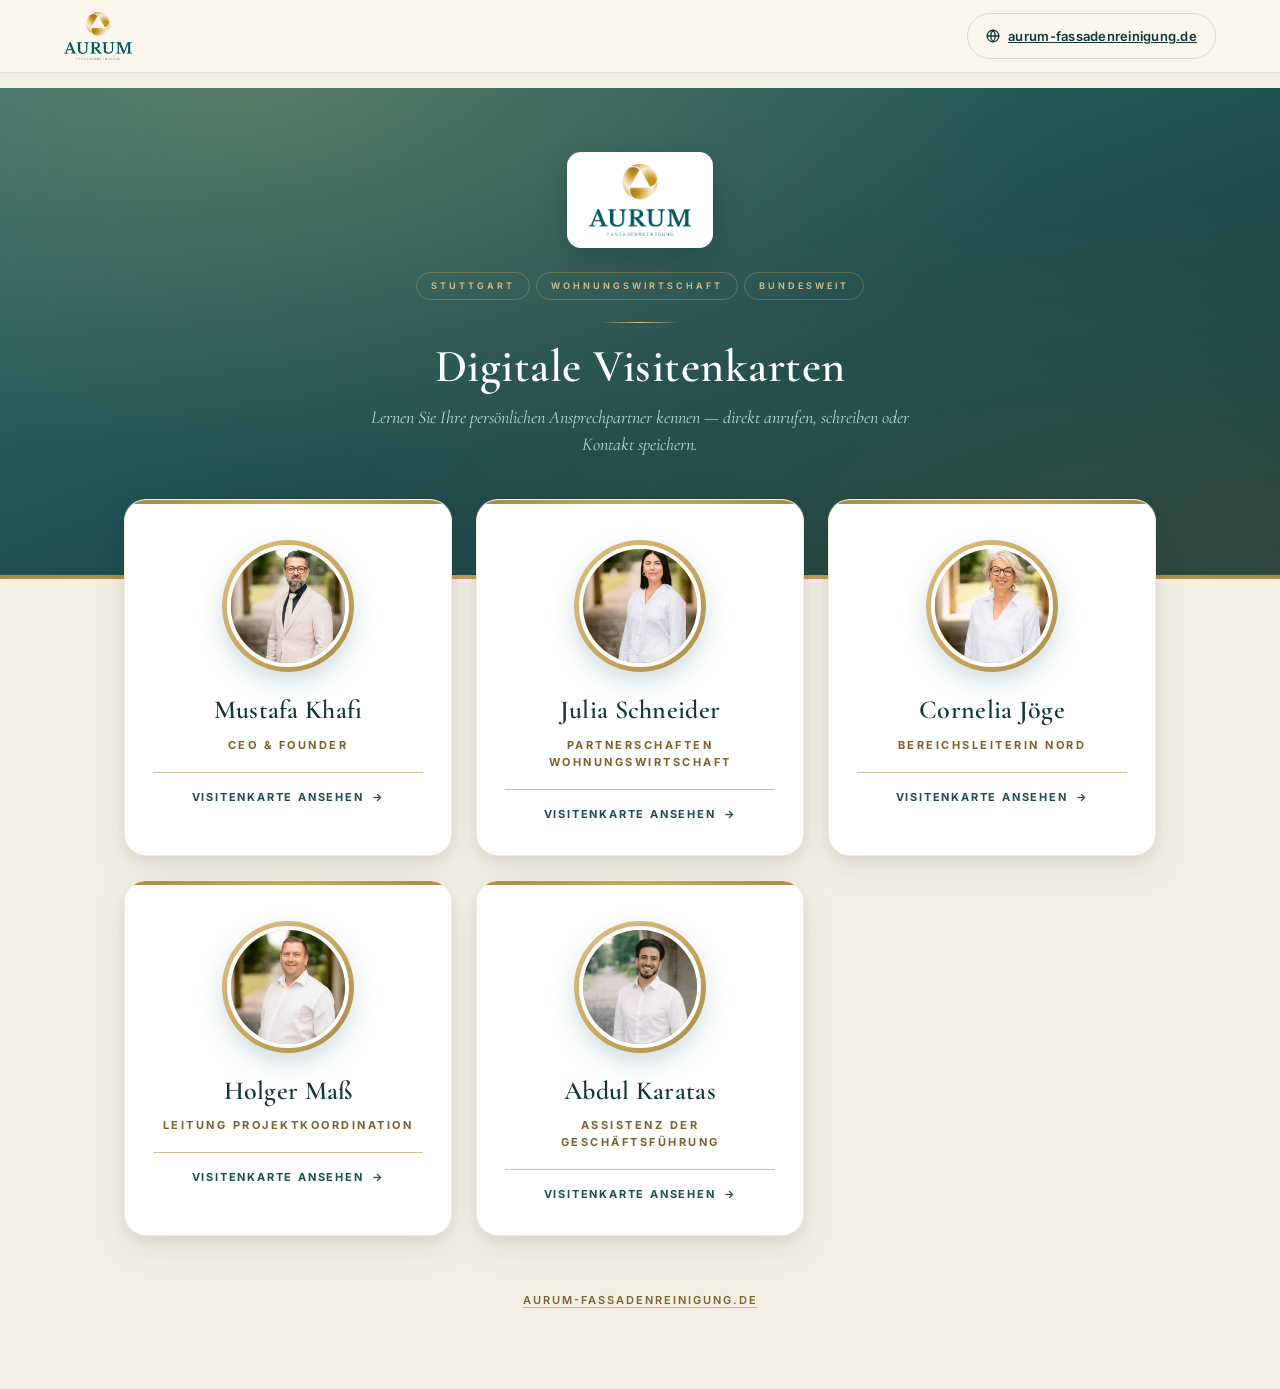
<file: index.html>
<!DOCTYPE html>
<html lang="de" class="no-js">
<head>
  <meta charset="UTF-8">
  <meta name="viewport" content="width=device-width, initial-scale=1.0">
  <title>Digitale Visitenkarten · Aurum Fassadenreinigung</title>
  <meta name="theme-color" content="#004651">
  <link rel="preconnect" href="https://fonts.googleapis.com">
  <link rel="preconnect" href="https://fonts.gstatic.com" crossorigin>
  <link href="https://fonts.googleapis.com/css2?family=Cormorant+Garamond:wght@500;600;700&family=Inter:wght@400;500;600;700&display=swap" rel="stylesheet">
  <link rel="stylesheet" href="styles.css">
  <style>
    /* Override flex centering of body for index page */
    html, body { background: var(--aurum-cream-warm); }
    body {
      display: block;
      padding: 88px 0 80px;
      align-items: stretch;
    }
    @media (max-width: 480px) {
      body { padding-top: 76px; }
    }

    .hero {
      position: relative;
      background:
        radial-gradient(ellipse at 20% 0%, rgba(218, 176, 93, 0.25) 0%, transparent 55%),
        radial-gradient(ellipse at 100% 100%, rgba(218, 176, 93, 0.15) 0%, transparent 55%),
        linear-gradient(160deg, var(--aurum-petrol-light) 0%, var(--aurum-petrol) 55%, var(--aurum-petrol-dark) 100%);
      color: var(--aurum-white);
      padding: 64px 24px 120px;
      text-align: center;
      overflow: hidden;
    }

    /* subtle gold rule above hero bottom */
    .hero::after {
      content: "";
      position: absolute;
      left: 0; right: 0; bottom: 0;
      height: 4px;
      background: linear-gradient(to right, var(--aurum-gold-dark), var(--aurum-gold), var(--aurum-gold-dark));
    }

    .hero__logo {
      display: block;
      margin: 0 auto 18px;
      height: 96px;
      width: auto;
      background: var(--aurum-white);
      padding: 12px 22px;
      border-radius: 14px;
      box-shadow: 0 12px 30px rgba(0, 0, 0, 0.18);
    }

    .hero__rule {
      display: block;
      width: 80px;
      height: 1px;
      background: linear-gradient(to right, transparent, var(--aurum-gold-light), transparent);
      margin: 22px auto 18px;
    }

    .hero h1 {
      font-family: var(--serif);
      font-size: 46px;
      font-weight: 600;
      letter-spacing: 0.5px;
      line-height: 1.1;
      margin-bottom: 12px;
      color: var(--aurum-white);
    }

    .hero__sub {
      font-family: var(--serif);
      font-style: italic;
      font-size: 18px;
      color: var(--aurum-mint);
      max-width: 540px;
      margin: 0 auto;
    }

    .hero__chips {
      display: flex;
      gap: 6px;
      justify-content: center;
      margin-top: 24px;
      flex-wrap: wrap;
    }

    .hero__chip {
      font-size: 9px;
      letter-spacing: 3px;
      text-transform: uppercase;
      color: var(--aurum-gold-light);
      padding: 6px 14px;
      border: 1px solid rgba(218, 176, 93, 0.35);
      border-radius: 999px;
      font-weight: 600;
    }

    .container {
      max-width: 1080px;
      margin: -80px auto 0;
      padding: 0 24px;
      position: relative;
      z-index: 2;
    }

    .grid {
      display: grid;
      grid-template-columns: repeat(auto-fit, minmax(280px, 1fr));
      gap: 24px;
    }

    .tile {
      background: var(--aurum-white);
      border-radius: 22px;
      box-shadow: var(--shadow-medium);
      padding: 40px 28px 30px;
      text-align: center;
      text-decoration: none;
      color: var(--aurum-ink);
      transition: transform 0.25s ease, box-shadow 0.25s ease;
      display: block;
      position: relative;
      border: 1px solid rgba(218, 176, 93, 0.25);
      overflow: hidden;
    }

    .tile::before {
      content: "";
      position: absolute;
      top: 0; left: 0; right: 0;
      height: 4px;
      background: linear-gradient(to right, var(--aurum-gold-dark), var(--aurum-gold), var(--aurum-gold-dark));
    }

    .tile:hover {
      transform: translateY(-6px);
      box-shadow: var(--shadow-strong);
    }

    .tile__photo-wrap {
      width: 132px;
      height: 132px;
      border-radius: 50%;
      margin: 0 auto 18px;
      padding: 5px;
      background: linear-gradient(135deg, var(--aurum-gold-light) 0%, var(--aurum-gold) 50%, var(--aurum-gold-dark) 100%);
      box-shadow: 0 10px 24px rgba(0, 70, 81, 0.18);
    }

    .tile__photo {
      width: 100%;
      height: 100%;
      border-radius: 50%;
      object-fit: cover;
      object-position: 50% 35%;
      display: block;
      border: 4px solid var(--aurum-white);
    }

    .tile h2 {
      font-family: var(--serif);
      font-size: 26px;
      font-weight: 600;
      color: var(--aurum-petrol-dark);
      margin-bottom: 6px;
      letter-spacing: 0.3px;
    }

    .tile__role {
      color: var(--aurum-gold-text);
      font-size: 11px;
      text-transform: uppercase;
      letter-spacing: 2.5px;
      font-weight: 700;
      margin-bottom: 18px;
    }

    .tile__cta {
      display: inline-flex;
      align-items: center;
      gap: 8px;
      font-size: 11px;
      font-weight: 700;
      color: var(--aurum-petrol);
      text-transform: uppercase;
      letter-spacing: 1.8px;
      padding-top: 16px;
      border-top: 1px solid rgba(168, 138, 74, 0.55);
      width: 100%;
      justify-content: center;
    }

    .tile__cta::after {
      content: "→";
      transition: transform 0.2s ease;
    }

    .tile:hover .tile__cta::after { transform: translateX(4px); }

    .footer-note {
      text-align: center;
      margin-top: 56px;
      color: var(--aurum-grey-light);
      font-size: 11px;
      letter-spacing: 2px;
      text-transform: uppercase;
      font-weight: 600;
    }

    .footer-note a { color: var(--aurum-gold-text); text-decoration: underline; text-decoration-color: rgba(122,98,48,0.40); text-underline-offset: 3px; }
    .footer-note a:hover { color: var(--aurum-petrol); }

    @media (max-width: 600px) {
      .hero { padding: 44px 20px 96px; }
      .hero__logo { height: 76px; padding: 10px 16px; }
      .hero h1 { font-size: 34px; }
      .hero__sub { font-size: 16px; }
      .container { margin-top: -64px; padding: 0 16px; }
      .tile { padding: 36px 22px 26px; }
      .tile h2 { font-size: 22px; }
      .grid { gap: 18px; }
    }
  </style>
</head>
<body>
  <a class="skip-link" href="#main">Zum Inhalt springen</a>
  <header class="site-header">
    <div class="site-header__inner">
      <a class="site-header__logo" href="index.html" aria-label="Aurum Visitenkarten">
        <img src="images/aurum-logo.png" alt="Aurum Fassadenreinigung">
      </a>
      <nav class="site-header__nav" aria-label="Hauptnavigation">
        <a class="site-header__link" href="https://www.aurum-fassadenreinigung.de" target="_blank" rel="noopener">
          <svg viewBox="0 0 24 24" fill="none" stroke="currentColor" stroke-width="2.2" stroke-linecap="round" stroke-linejoin="round" aria-hidden="true"><circle cx="12" cy="12" r="10"/><line x1="2" y1="12" x2="22" y2="12"/><path d="M12 2a15.3 15.3 0 0 1 4 10 15.3 15.3 0 0 1-4 10 15.3 15.3 0 0 1-4-10 15.3 15.3 0 0 1 4-10z"/></svg>
          <span>aurum-fassadenreinigung.de</span>
        </a>
      </nav>
    </div>
  </header>

  <header class="hero">
    <img src="images/aurum-logo.png" alt="Aurum Fassadenreinigung" class="hero__logo">
    <div class="hero__chips" aria-hidden="true">
      <span class="hero__chip">Stuttgart</span>
      <span class="hero__chip">Wohnungswirtschaft</span>
      <span class="hero__chip">Bundesweit</span>
    </div>
    <span class="hero__rule" aria-hidden="true"></span>
    <h1>Digitale Visitenkarten</h1>
    <p class="hero__sub">Lernen Sie Ihre persönlichen Ansprechpartner kennen — direkt anrufen, schreiben oder Kontakt speichern.</p>
  </header>

  <div class="container" id="main">
    <div class="grid">
      <a class="tile" href="khafi.html">
        <div class="tile__photo-wrap photo-vt" style="view-transition-name: photo-khafi">
          <picture>
            <source type="image/avif" srcset="images/khafi-400.avif 400w, images/khafi-600.avif 600w" sizes="132px">
            <source type="image/webp" srcset="images/khafi-400.webp 400w, images/khafi-600.webp 600w" sizes="132px">
            <img src="images/khafi.jpg" alt="Porträt von Mustafa Khafi, CEO und Founder" class="tile__photo" width="132" height="132">
          </picture>
        </div>
        <h2 style="view-transition-name: name-khafi">Mustafa Khafi</h2>
        <p class="tile__role">CEO &amp; Founder</p>
        <span class="tile__cta">Visitenkarte ansehen</span>
      </a>

      <a class="tile" href="julia.html">
        <div class="tile__photo-wrap photo-vt" style="view-transition-name: photo-julia">
          <picture>
            <source type="image/avif" srcset="images/julia-400.avif 400w, images/julia-600.avif 600w" sizes="132px">
            <source type="image/webp" srcset="images/julia-400.webp 400w, images/julia-600.webp 600w" sizes="132px">
            <img src="images/julia.jpg" alt="Porträt von Julia Schneider, Expertin für Partnerschaften" class="tile__photo" width="132" height="132">
          </picture>
        </div>
        <h2 style="view-transition-name: name-julia">Julia Schneider</h2>
        <p class="tile__role">Partnerschaften Wohnungswirtschaft</p>
        <span class="tile__cta">Visitenkarte ansehen</span>
      </a>

      <a class="tile" href="cornelia.html">
        <div class="tile__photo-wrap photo-vt" style="view-transition-name: photo-cornelia">
          <picture>
            <source type="image/avif" srcset="images/cornelia-400.avif 400w, images/cornelia-600.avif 600w" sizes="132px">
            <source type="image/webp" srcset="images/cornelia-400.webp 400w, images/cornelia-600.webp 600w" sizes="132px">
            <img src="images/cornelia.jpg" alt="Porträt von Cornelia Jöge, Bereichsleiterin Nord" class="tile__photo" width="132" height="132">
          </picture>
        </div>
        <h2 style="view-transition-name: name-cornelia">Cornelia Jöge</h2>
        <p class="tile__role">Bereichsleiterin Nord</p>
        <span class="tile__cta">Visitenkarte ansehen</span>
      </a>

      <a class="tile" href="holger.html">
        <div class="tile__photo-wrap photo-vt" style="view-transition-name: photo-holger">
          <picture>
            <source type="image/avif" srcset="images/holger-400.avif 400w, images/holger-600.avif 600w" sizes="132px">
            <source type="image/webp" srcset="images/holger-400.webp 400w, images/holger-600.webp 600w" sizes="132px">
            <img src="images/holger.jpg" alt="Porträt von Holger Maß, Leitung Projektkoordination" class="tile__photo" width="132" height="132">
          </picture>
        </div>
        <h2 style="view-transition-name: name-holger">Holger Maß</h2>
        <p class="tile__role">Leitung Projektkoordination</p>
        <span class="tile__cta">Visitenkarte ansehen</span>
      </a>

      <a class="tile" href="abdul.html">
        <div class="tile__photo-wrap photo-vt" style="view-transition-name: photo-abdul">
          <picture>
            <source type="image/avif" srcset="images/abdul-400.avif 400w, images/abdul-600.avif 600w" sizes="132px">
            <source type="image/webp" srcset="images/abdul-400.webp 400w, images/abdul-600.webp 600w" sizes="132px">
            <img src="images/abdul.jpg" alt="Porträt von Abdul Karatas, Assistenz der Geschäftsführung" class="tile__photo" width="132" height="132">
          </picture>
        </div>
        <h2 style="view-transition-name: name-abdul">Abdul Karatas</h2>
        <p class="tile__role">Assistenz der Geschäftsführung</p>
        <span class="tile__cta">Visitenkarte ansehen</span>
      </a>
    </div>

    <p class="footer-note">
      <a href="https://www.aurum-fassadenreinigung.de" target="_blank" rel="noopener">aurum-fassadenreinigung.de</a>
    </p>
  </div>
  <script src="script.js" defer></script>
</body>
</html>
</file>
<file: styles.css>
/* Aurum Brand Tokens — extrahiert von aurum-fassadenreinigung.de */
:root {
  --aurum-petrol-light: #2D6E70;
  --aurum-petrol: #1F4E4F;          /* Primary — synchron mit Messe-LP */
  --aurum-petrol-dark: #133638;
  --aurum-mint: #B7D8D1;
  --aurum-gold-light: #E0C088;
  --aurum-gold: #C9A961;             /* Gold — synchron mit Messe-LP */
  --aurum-gold-dark: #A88A4A;
  --aurum-gold-deep: #8B7038;
  --aurum-gold-text: #7A6230;     /* AA-konform für Text auf Cream/Weiss (5+ : 1) */
  --aurum-cream: #FAF7F0;
  --aurum-cream-warm: #F4EFE3;
  --aurum-cream-dark: #ede8da;
  --aurum-grey: #5A5A5A;
  --aurum-grey-light: #8A8A8A;
  --aurum-white: #FFFFFF;
  --aurum-ink: #1A1A1A;
  --aurum-petrol-ink: #0B2425;
  --aurum-line: rgba(31, 78, 79, 0.12);

  --shadow-soft: 0 1px 2px rgba(11, 36, 37, 0.06), 0 2px 8px rgba(11, 36, 37, 0.04);
  --shadow-medium: 0 4px 12px rgba(11, 36, 37, 0.08), 0 12px 32px rgba(11, 36, 37, 0.08);
  --shadow-strong: 0 12px 32px rgba(11, 36, 37, 0.12), 0 32px 80px rgba(11, 36, 37, 0.16);
  --shadow-gold: 0 6px 20px rgba(201, 169, 97, 0.30);

  --serif: "Cormorant Garamond", "Playfair Display", Georgia, serif;
  --sans: "Inter", -apple-system, BlinkMacSystemFont, "Segoe UI", Roboto, sans-serif;
}

* { box-sizing: border-box; margin: 0; padding: 0; }

html { -webkit-text-size-adjust: 100%; }

body {
  font-family: var(--sans);
  background:
    radial-gradient(ellipse at top, rgba(218, 176, 93, 0.08) 0%, transparent 55%),
    radial-gradient(ellipse at bottom, rgba(0, 70, 81, 0.06) 0%, transparent 55%),
    var(--aurum-cream-warm);
  background-attachment: fixed;
  color: var(--aurum-ink);
  min-height: 100vh;
  display: flex;
  flex-direction: column;
  align-items: center;
  justify-content: center;
  padding: 40px 20px 60px;
  line-height: 1.55;
  -webkit-font-smoothing: antialiased;
  -moz-osx-font-smoothing: grayscale;
  font-feature-settings: "kern" 1, "liga" 1;
}

/* Sticky Site-Header — synchron mit Aurum Messe-Landingpage */
.site-header {
  position: fixed;
  top: 0;
  left: 0;
  right: 0;
  z-index: 50;
  padding-top: env(safe-area-inset-top, 0px);
  background: rgba(250, 247, 240, 0.94);
  backdrop-filter: saturate(180%) blur(12px);
  -webkit-backdrop-filter: saturate(180%) blur(12px);
  border-bottom: 1px solid var(--aurum-line);
}

.site-header__inner {
  max-width: 1200px;
  margin: 0 auto;
  padding: 12px 24px;
  display: flex;
  align-items: center;
  justify-content: space-between;
  gap: 16px;
}

.site-header__logo {
  display: flex;
  align-items: center;
}

.site-header__logo img {
  height: 48px;
  width: auto;
  display: block;
}

.site-header__nav {
  display: flex;
  align-items: center;
  gap: 10px;
}

.site-header__link {
  display: inline-flex;
  align-items: center;
  gap: 8px;
  min-height: 44px;
  padding: 12px 18px;
  border-radius: 999px;
  font-size: 13px;
  font-weight: 600;
  letter-spacing: 0.02em;
  color: var(--aurum-petrol-dark);
  border: 1.5px solid rgba(31, 78, 79, 0.18);
  background: transparent;
  transition: background 0.2s ease, color 0.2s ease, border-color 0.2s ease;
  white-space: nowrap;
}

.site-header__link:hover {
  background: var(--aurum-petrol);
  color: var(--aurum-cream);
  border-color: var(--aurum-petrol);
}

.site-header__link--primary {
  background: linear-gradient(135deg, var(--aurum-gold-light) 0%, var(--aurum-gold) 50%, var(--aurum-gold-dark) 100%);
  color: var(--aurum-petrol-ink);
  border-color: transparent;
  box-shadow: 0 4px 14px rgba(168, 138, 74, 0.30), inset 0 1px 0 rgba(255, 255, 255, 0.4);
}

.site-header__link--primary:hover {
  background: linear-gradient(135deg, var(--aurum-gold) 0%, var(--aurum-gold-dark) 50%, var(--aurum-gold-deep) 100%);
  color: var(--aurum-petrol-ink);
  border-color: transparent;
}

.site-header__link svg {
  width: 14px;
  height: 14px;
}

@media (max-width: 480px) {
  .site-header__inner { padding: 10px 16px; gap: 10px; }
  .site-header__logo img { height: 40px; }
  .site-header__link { padding: 8px 14px; font-size: 12px; }
  .site-header__link span:not(.icon) { display: none; }
  .site-header__link--full span { display: inline; }
}

/* Body padding so content doesn't sit behind sticky header */
body { padding-top: 88px; }
@media (max-width: 480px) { body { padding-top: 76px; } }

/* Legacy topnav fallback — wird auf Karten nicht mehr genutzt, aber Klassen
   vorhanden lassen um alte Bookmarks nicht zu brechen */
.topnav { display: none; }

/* ------- Card ------- */
.card {
  width: 100%;
  max-width: 440px;
  background: var(--aurum-white);
  border-radius: 24px;
  box-shadow: var(--shadow-strong);
  position: relative;
  overflow: visible;
}

/* Subtle outer glow ring */
.card::before {
  content: "";
  position: absolute;
  inset: -1px;
  border-radius: 25px;
  padding: 1px;
  background: linear-gradient(135deg,
    rgba(218, 176, 93, 0.5) 0%,
    rgba(218, 176, 93, 0.05) 25%,
    rgba(0, 70, 81, 0.05) 75%,
    rgba(218, 176, 93, 0.4) 100%);
  -webkit-mask: linear-gradient(#000 0 0) content-box, linear-gradient(#000 0 0);
  -webkit-mask-composite: xor;
  mask-composite: exclude;
  pointer-events: none;
  z-index: 1;
}

.card__inner {
  border-radius: 24px;
  overflow: hidden;
  position: relative;
}

/* ------- Header (light, brand-respectful) ------- */
.card__header {
  position: relative;
  background:
    linear-gradient(180deg, var(--aurum-cream-warm) 0%, var(--aurum-white) 100%);
  padding: 36px 28px 24px;
  text-align: center;
  border-bottom: 1px solid rgba(218, 176, 93, 0.20);
}

.card__logo {
  display: block;
  margin: 0 auto;
  height: 86px;
  width: auto;
}

.card__brandbar {
  display: flex;
  align-items: center;
  justify-content: center;
  gap: 14px;
  margin-top: 16px;
  color: var(--aurum-gold-dark);
}

.card__brandbar::before,
.card__brandbar::after {
  content: "";
  height: 1px;
  width: 36px;
  background: linear-gradient(to right, transparent, var(--aurum-gold), transparent);
}

.card__brandbar-text {
  font-size: 9px;
  letter-spacing: 4px;
  font-weight: 700;
  text-transform: uppercase;
  white-space: nowrap;
}

/* ------- Hero band with photo ------- */
.card__hero {
  position: relative;
  background:
    radial-gradient(ellipse at 50% 0%, rgba(218, 176, 93, 0.18) 0%, transparent 55%),
    linear-gradient(160deg, var(--aurum-petrol-light) 0%, var(--aurum-petrol) 50%, var(--aurum-petrol-dark) 100%);
  height: 90px;
}

.card__photo-wrap {
  position: absolute;
  bottom: -68px;
  left: 50%;
  transform: translateX(-50%);
  width: 144px;
  height: 144px;
  border-radius: 50%;
  padding: 5px;
  background: linear-gradient(135deg,
    var(--aurum-gold-light) 0%,
    var(--aurum-gold) 35%,
    var(--aurum-gold-dark) 100%);
  box-shadow:
    0 0 0 1px rgba(218, 176, 93, 0.30),
    0 16px 36px rgba(0, 45, 53, 0.30);
  z-index: 2;
}

.card__photo {
  width: 100%;
  height: 100%;
  border-radius: 50%;
  object-fit: cover;
  object-position: 50% 35%;
  display: block;
  border: 4px solid var(--aurum-white);
  box-shadow: inset 0 0 0 1px rgba(0, 70, 81, 0.05);
}

/* ------- Body ------- */
.card__body {
  padding: 88px 32px 32px;
  text-align: center;
  background: var(--aurum-white);
}

.card__name {
  font-family: var(--serif);
  font-size: 36px;
  font-weight: 600;
  letter-spacing: 0.3px;
  color: var(--aurum-petrol-dark);
  margin-bottom: 8px;
  line-height: 1.05;
}

.card__role {
  font-size: 10px;
  color: var(--aurum-gold-text);
  font-weight: 700;
  text-transform: uppercase;
  letter-spacing: 3px;
  margin-bottom: 22px;
}

.card__bio {
  font-family: var(--serif);
  font-size: 17px;
  font-style: italic;
  color: var(--aurum-grey);
  margin: 0 auto 28px;
  max-width: 340px;
  line-height: 1.55;
  font-weight: 500;
  position: relative;
}

.card__bio::before {
  content: "“";
  font-family: var(--serif);
  position: absolute;
  top: -18px;
  left: 50%;
  transform: translateX(-50%);
  font-size: 48px;
  color: var(--aurum-gold);
  line-height: 1;
  font-style: normal;
  opacity: 0.6;
}

.card__socials {
  display: flex;
  justify-content: center;
  gap: 10px;
  margin: -8px 0 8px;
}

.social {
  display: inline-flex;
  align-items: center;
  gap: 8px;
  padding: 8px 14px;
  border-radius: 999px;
  background: var(--aurum-petrol);
  color: var(--aurum-gold-light);
  text-decoration: none;
  font-size: 11px;
  font-weight: 600;
  letter-spacing: 1.5px;
  text-transform: uppercase;
  transition: all 0.2s ease;
  box-shadow: 0 3px 10px rgba(0, 45, 53, 0.2);
}

.social:hover {
  background: var(--aurum-petrol-dark);
  color: var(--aurum-white);
  transform: translateY(-2px);
  box-shadow: 0 6px 16px rgba(0, 45, 53, 0.3);
}

.social svg {
  width: 14px;
  height: 14px;
  fill: currentColor;
}

.card__divider {
  display: flex;
  align-items: center;
  justify-content: center;
  gap: 10px;
  margin: 28px 0 22px;
  color: var(--aurum-gold-dark);
}

.card__divider::before,
.card__divider::after {
  content: "";
  flex: 1;
  height: 1px;
  background: linear-gradient(to right, transparent, rgba(218, 176, 93, 0.5));
  max-width: 90px;
}

.card__divider::after {
  background: linear-gradient(to left, transparent, rgba(218, 176, 93, 0.5));
}

.card__divider-mark {
  font-family: var(--serif);
  font-size: 12px;
  letter-spacing: 5px;
  font-weight: 700;
  text-transform: uppercase;
}

/* ------- Contacts ------- */
.card__contacts {
  display: flex;
  flex-direction: column;
  gap: 8px;
  text-align: left;
}

.contact {
  display: flex;
  align-items: center;
  gap: 14px;
  padding: 13px 16px;
  background: var(--aurum-cream-warm);
  border-radius: 12px;
  text-decoration: none;
  color: var(--aurum-ink);
  transition: all 0.22s cubic-bezier(.2,.8,.2,1);
  border: 1px solid transparent;
}

.contact:hover {
  background: var(--aurum-white);
  border-color: rgba(218, 176, 93, 0.40);
  transform: translateY(-2px);
  box-shadow: var(--shadow-soft);
}

.contact__icon {
  flex-shrink: 0;
  width: 38px;
  height: 38px;
  border-radius: 10px;
  background: linear-gradient(135deg, var(--aurum-petrol-light) 0%, var(--aurum-petrol-dark) 100%);
  color: var(--aurum-gold-light);
  display: flex;
  align-items: center;
  justify-content: center;
  box-shadow: 0 2px 6px rgba(0, 45, 53, 0.25);
}

.contact__icon svg {
  width: 17px;
  height: 17px;
  stroke-width: 2;
}

.contact__label {
  font-size: 9px;
  text-transform: uppercase;
  letter-spacing: 2.2px;
  color: var(--aurum-grey-light);
  display: block;
  margin-bottom: 3px;
  font-weight: 700;
}

.contact__value {
  font-size: 14.5px;
  font-weight: 500;
  color: var(--aurum-petrol-dark);
  letter-spacing: 0.1px;
  word-break: break-word;
}

/* ------- Buttons ------- */
.card__actions {
  margin-top: 24px;
  display: flex;
  gap: 10px;
}

.btn {
  flex: 1;
  display: inline-flex;
  align-items: center;
  justify-content: center;
  gap: 8px;
  padding: 14px 18px;
  border-radius: 12px;
  font-size: 11px;
  font-weight: 700;
  text-decoration: none;
  border: none;
  cursor: pointer;
  letter-spacing: 1.8px;
  text-transform: uppercase;
  transition: all 0.22s cubic-bezier(.2,.8,.2,1);
}

.btn--primary {
  background: linear-gradient(135deg, var(--aurum-petrol-light) 0%, var(--aurum-petrol-dark) 100%);
  color: var(--aurum-gold-light);
  box-shadow: 0 4px 14px rgba(0, 45, 53, 0.25);
}

.btn--primary:hover {
  transform: translateY(-2px);
  box-shadow: 0 10px 24px rgba(0, 45, 53, 0.35), var(--shadow-gold);
  color: var(--aurum-white);
}

.btn--secondary {
  background: var(--aurum-white);
  color: var(--aurum-petrol-dark);
  border: 1.5px solid var(--aurum-petrol-dark);
}

.btn--secondary:hover {
  background: var(--aurum-petrol-dark);
  color: var(--aurum-gold-light);
  transform: translateY(-2px);
}

/* ------- QR-Code zum Teilen ------- */
.card__qr {
  margin: 28px 0 4px;
  padding-top: 26px;
  border-top: 1px solid rgba(218, 176, 93, 0.25);
  text-align: center;
}

.card__qr-label {
  font-size: 10px;
  text-transform: uppercase;
  letter-spacing: 3px;
  color: var(--aurum-gold-dark);
  font-weight: 700;
  margin-bottom: 14px;
}

.card__qr-frame {
  display: inline-block;
  padding: 14px;
  background: var(--aurum-white);
  border-radius: 16px;
  border: 1px solid rgba(218, 176, 93, 0.35);
  box-shadow: var(--shadow-soft);
  transition: transform 0.3s cubic-bezier(.22,1,.36,1), box-shadow 0.3s ease;
}

.card__qr-frame:hover {
  transform: translateY(-2px) scale(1.02);
  box-shadow: var(--shadow-medium);
}

.card__qr-img {
  width: 168px;
  height: 168px;
  display: block;
  border-radius: 6px;
}

.card__qr-hint {
  font-family: var(--serif);
  font-style: italic;
  font-size: 14px;
  color: var(--aurum-grey);
  max-width: 280px;
  margin: 14px auto 0;
  line-height: 1.5;
}

@media (max-width: 480px) {
  .card__qr-img { width: 152px; height: 152px; }
  .card__qr-hint { font-size: 13px; }
}

/* ------- Footer ------- */
.card__footer {
  text-align: center;
  font-size: 10px;
  color: var(--aurum-grey-light);
  letter-spacing: 2.5px;
  text-transform: uppercase;
  padding: 18px 20px;
  background: var(--aurum-cream-warm);
  border-top: 1px solid rgba(218, 176, 93, 0.25);
  font-weight: 700;
}

.card__footer a {
  color: var(--aurum-gold-text);
  text-decoration: underline;
  text-decoration-color: rgba(122, 98, 48, 0.40);
  text-underline-offset: 3px;
}

.card__footer a:hover { color: var(--aurum-petrol); }

/* ------- Responsive ------- */
@media (max-width: 480px) {
  body { padding: 20px 12px; }
  .card { border-radius: 20px; }
  .card__inner { border-radius: 20px; }
  .card__name { font-size: 30px; }
  .card__bio { font-size: 16px; max-width: none; }
  .card__logo { height: 72px; }
  .card__photo-wrap { width: 130px; height: 130px; bottom: -62px; padding: 4px; }
  .card__body { padding: 80px 20px 24px; }
  .card__header { padding: 28px 20px 20px; }
  .card__brandbar { gap: 8px; }
  .card__brandbar::before,
  .card__brandbar::after { width: 18px; }
  .card__brandbar-text { font-size: 8px; letter-spacing: 2px; }
  .contact { padding: 12px 14px; gap: 12px; }
  .contact__icon { width: 36px; height: 36px; }
  .contact__value { font-size: 13.5px; }
  .btn { padding: 13px 14px; font-size: 10.5px; letter-spacing: 1.4px; }
  .card__divider::before,
  .card__divider::after { max-width: 60px; }
  .card__footer { font-size: 9px; letter-spacing: 1.8px; padding: 16px; }
}

@media (max-width: 360px) {
  .card__name { font-size: 26px; }
  .card__brandbar-text { letter-spacing: 1.5px; }
  .contact__value { font-size: 13px; }
  .btn { font-size: 10px; padding: 12px 10px; }
}

/* ------- Print ------- */
@media print {
  body { background: white; padding: 0; }
  .card { box-shadow: none; border: 1px solid #ddd; }
  .card__actions { display: none; }
}

/* =================================================================
   Animationen — Premium Aurum Feel
   ================================================================= */

@keyframes au-slide-down {
  from { opacity: 0; transform: translate3d(0, -16px, 0); }
  to   { opacity: 1; transform: none; }
}

@keyframes au-fade-up {
  from { opacity: 0; transform: translate3d(0, 28px, 0); }
  to   { opacity: 1; transform: none; }
}

@keyframes au-fade-in {
  from { opacity: 0; }
  to   { opacity: 1; }
}

@keyframes au-card-reveal {
  from { opacity: 0; transform: translate3d(0, 32px, 0) scale(0.97); }
  to   { opacity: 1; transform: none; }
}

@keyframes au-photo-pop {
  0%   { opacity: 0; transform: translateX(-50%) scale(0.65); }
  55%  { opacity: 1; transform: translateX(-50%) scale(1.06); }
  100% { opacity: 1; transform: translateX(-50%) scale(1); }
}

@keyframes au-rule-grow {
  from { transform: scaleX(0); }
  to   { transform: scaleX(1); }
}

@keyframes au-shimmer {
  0%   { transform: translateX(-100%); }
  100% { transform: translateX(120%); }
}

/* --- Site header slides down --- */
.site-header {
  animation: au-slide-down 0.55s cubic-bezier(.22,1,.36,1) both;
}

/* --- Card-Container: ganzes Card fadet hoch --- */
.card {
  animation: au-card-reveal 0.7s cubic-bezier(.22,1,.36,1) 0.1s both;
  will-change: transform, opacity;
}

/* Innerhalb der Karte: gestaffelte Bewegungen */
.card__logo      { animation: au-fade-up 0.55s cubic-bezier(.22,1,.36,1) 0.55s both; }
.card__brandbar  { animation: au-fade-in 0.5s  ease-out 0.75s both; }
.card__photo-wrap{ animation: au-photo-pop 0.85s cubic-bezier(.34,1.56,.64,1) 0.65s both;
                   transform-origin: 50% 50%; }
.card__name      { animation: au-fade-up 0.55s cubic-bezier(.22,1,.36,1) 0.95s both; }
.card__role      { animation: au-fade-up 0.55s cubic-bezier(.22,1,.36,1) 1.05s both; }
.card__bio       { animation: au-fade-up 0.6s  cubic-bezier(.22,1,.36,1) 1.15s both; }
.card__socials   { animation: au-fade-up 0.5s  ease-out 1.30s both; }
.card__divider   { animation: au-fade-in 0.5s  ease-out 1.40s both; }
.card__contacts .contact:nth-child(1) { animation: au-fade-up 0.5s cubic-bezier(.22,1,.36,1) 1.45s both; }
.card__contacts .contact:nth-child(2) { animation: au-fade-up 0.5s cubic-bezier(.22,1,.36,1) 1.55s both; }
.card__contacts .contact:nth-child(3) { animation: au-fade-up 0.5s cubic-bezier(.22,1,.36,1) 1.65s both; }
.card__contacts .contact:nth-child(4) { animation: au-fade-up 0.5s cubic-bezier(.22,1,.36,1) 1.75s both; }
.card__actions   { animation: au-fade-up 0.5s ease-out 1.85s both; }
.card__qr        { animation: au-fade-up 0.6s cubic-bezier(.22,1,.36,1) 1.95s both; }
.card__footer    { animation: au-fade-in 0.5s ease-out 2.10s both; }

/* Goldene Linie unter dem Namen wächst rein */
.card__name + .card__role { position: relative; }
.card__body { position: relative; }

/* Hover-Mikro-Interaktion: Foto leicht zoomt */
.card__photo-wrap { transition: transform 0.45s cubic-bezier(.22,1,.36,1); }
.card:hover .card__photo-wrap { transform: translateX(-50%) scale(1.03); }

/* Hover: Kontakt-Icons leuchten subtil */
.contact__icon { transition: transform 0.3s cubic-bezier(.22,1,.36,1), box-shadow 0.3s ease; }
.contact:hover .contact__icon {
  transform: scale(1.06) rotate(-2deg);
  box-shadow: 0 4px 16px rgba(11, 36, 37, 0.35);
}

/* Hover: LinkedIn-Pill und Kontakt speichern bekommen Shimmer */
.social, .btn--primary { position: relative; overflow: hidden; }
.social::after, .btn--primary::after {
  content: "";
  position: absolute;
  top: 0; left: 0;
  width: 40%;
  height: 100%;
  background: linear-gradient(
    90deg, transparent 0%,
    rgba(255, 255, 255, 0.35) 50%,
    transparent 100%
  );
  transform: translateX(-100%);
  pointer-events: none;
}
.social:hover::after, .btn--primary:hover::after {
  animation: au-shimmer 0.9s ease-out;
}

/* Übersichts-Tiles (index.html) — Scroll-Reveal */
.tile {
  opacity: 0;
  transform: translate3d(0, 32px, 0);
  transition: opacity 0.7s cubic-bezier(.22,1,.36,1),
              transform 0.7s cubic-bezier(.22,1,.36,1),
              box-shadow 0.25s ease;
}
.tile.is-revealed {
  opacity: 1;
  transform: none;
}
/* Ohne JS: Tiles sofort sichtbar */
.no-js .tile { opacity: 1; transform: none; }

/* Tile photo zoom on hover */
.tile__photo { transition: transform 0.5s cubic-bezier(.22,1,.36,1); }
.tile:hover .tile__photo { transform: scale(1.06); }

/* Hero-Headline fadet in (Übersichtsseite) */
.hero__logo  { animation: au-fade-up 0.7s cubic-bezier(.22,1,.36,1) 0.35s both; }
.hero__chips { animation: au-fade-up 0.6s cubic-bezier(.22,1,.36,1) 0.55s both; }
.hero__rule  { animation: au-fade-in 0.5s ease-out 0.75s both;
               transform-origin: center;
               animation-name: au-rule-grow, au-fade-in; }
.hero h1     { animation: au-fade-up 0.7s cubic-bezier(.22,1,.36,1) 0.75s both; }
.hero__sub   { animation: au-fade-up 0.6s cubic-bezier(.22,1,.36,1) 0.95s both; }

/* =================================================================
   Accessibility — sichtbarer Tastatur-Focus + Skip-Link
   ================================================================= */

:focus { outline: none; }

:focus-visible {
  outline: 3px solid var(--aurum-gold);
  outline-offset: 3px;
  border-radius: inherit;
}

.btn:focus-visible,
.social:focus-visible,
.contact:focus-visible,
.site-header__link:focus-visible {
  outline-color: var(--aurum-gold);
  outline-offset: 4px;
}

.tile:focus-visible {
  outline-color: var(--aurum-petrol);
  outline-offset: 6px;
}

/* Skip-Link — nur sichtbar bei Tastatur-Fokus */
.skip-link {
  position: absolute;
  top: -100px;
  left: 50%;
  transform: translateX(-50%);
  padding: 12px 24px;
  background: var(--aurum-petrol-dark);
  color: var(--aurum-gold-light);
  text-decoration: none;
  font-weight: 600;
  font-size: 14px;
  letter-spacing: 0.5px;
  border-radius: 0 0 12px 12px;
  z-index: 100;
  transition: top 0.2s cubic-bezier(.22,1,.36,1);
}

.skip-link:focus {
  top: 0;
  outline: 3px solid var(--aurum-gold);
  outline-offset: 2px;
}

/* Reduced motion respect */
@media (prefers-reduced-motion: reduce) {
  *, *::before, *::after {
    animation-duration: 0.01ms !important;
    animation-delay: 0ms !important;
    transition-duration: 0.01ms !important;
  }
  .tile { opacity: 1; transform: none; }
}

/* =================================================================
   Modern CSS Upgrades — graceful degradation
   ================================================================= */

/* --- View Transitions: cross-document navigation animation --- */
@view-transition { navigation: auto; }

/* Persistente Elemente über Seiten hinweg */
.site-header { view-transition-name: site-header; }
.site-header__logo img { view-transition-name: brand-mark; }
.skip-link { view-transition-name: skip-link; }

/* Standard-Easing für VT-Pseudo-Elements */
::view-transition-old(root),
::view-transition-new(root) {
  animation-duration: 0.45s;
  animation-timing-function: cubic-bezier(.22,1,.36,1);
}

::view-transition-old(brand-mark),
::view-transition-new(brand-mark) {
  animation-duration: 0.5s;
  animation-timing-function: cubic-bezier(.22,1,.36,1);
}

/* Photo-Morph zwischen Tile (Übersicht) und Card (Einzelseite) */
@supports (view-transition-name: photo) {
  ::view-transition-group(.photo-vt) {
    animation-duration: 0.6s;
    animation-timing-function: cubic-bezier(.34,1.2,.64,1);
  }
}

/* --- Scroll-Driven Animations: replace IO-Observer for Tile-Reveals --- */
@supports (animation-timeline: view()) {
  .tile {
    /* CSS macht die Reveal-Animation selbst, kein JS nötig */
    opacity: 1;
    transform: none;
    animation: au-tile-reveal linear both;
    animation-timeline: view();
    animation-range: entry 5% cover 25%;
  }
  /* JS-Klasse interferiert nicht — gleicher Endzustand */
  .tile.is-revealed { opacity: 1; transform: none; }
}

@keyframes au-tile-reveal {
  from { opacity: 0; transform: translate3d(0, 36px, 0); }
  to   { opacity: 1; transform: none; }
}

/* --- color-mix() für sauberere Hover-States --- */
@supports (background: color-mix(in oklab, white, black)) {
  .contact:hover {
    background: color-mix(in oklab, var(--aurum-white) 92%, var(--aurum-gold));
    border-color: color-mix(in oklab, var(--aurum-gold) 50%, transparent);
  }
  .social:hover {
    background: color-mix(in oklab, var(--aurum-petrol-dark) 90%, var(--aurum-gold-light));
  }
  .site-header__link:hover {
    background: color-mix(in oklab, var(--aurum-petrol) 95%, var(--aurum-gold) 5%);
  }
}

/* --- :has() für State-aware Styling --- */
/* Cards mit LinkedIn-Section bekommen extra Atmung */
.card__body:has(.card__socials) .card__bio {
  margin-bottom: 16px;
}

/* Skip-Link aktiv → kein Header-Scroll-Hint */
body:has(.skip-link:focus-visible) .site-header {
  border-bottom-color: var(--aurum-gold);
}

/* --- @starting-style für sanfte Erst-Erscheinungen --- */
@supports (transition-behavior: allow-discrete) {
  .skip-link {
    transition: top 0.3s cubic-bezier(.22,1,.36,1), background 0.2s;
  }
}

/* --- Container Queries für die Karte (statt fixer Breakpoints) --- */
.card { container: card / inline-size; }

@container card (width < 380px) {
  .contact__value { font-size: 13px; }
  .card__name { font-size: 28px; }
}

/* =================================================================
   Premium Polish — Editorial / Old-World craftsmanship
   ================================================================= */

/* 1. Cormorant fein-tunen */
body {
  font-feature-settings: "kern" 1, "liga" 1, "calt" 1;
  text-rendering: optimizeLegibility;
}
.card__name {
  font-feature-settings: "kern" 1, "liga" 1, "dlig" 1, "salt" 1;
  font-variant-ligatures: discretionary-ligatures contextual;
  letter-spacing: -0.005em;
  text-wrap: balance;
}
.card__bio {
  font-feature-settings: "kern" 1, "liga" 1;
  text-wrap: pretty;
  hyphens: auto;
  -webkit-hyphens: auto;
}

/* 2. Atmospheric Grain auf der Petrol-Hero-Band */
.card__hero { position: relative; }
.card__hero::after {
  content: "";
  position: absolute;
  inset: 0;
  background-image: url("data:image/svg+xml;utf8,<svg viewBox='0 0 200 200' xmlns='http://www.w3.org/2000/svg'><filter id='n'><feTurbulence type='fractalNoise' baseFrequency='0.9' numOctaves='3'/><feColorMatrix values='0 0 0 0 0  0 0 0 0 0  0 0 0 0 0  0 0 0 0.06 0'/></filter><rect width='100%25' height='100%25' filter='url(%23n)'/></svg>");
  mix-blend-mode: overlay;
  pointer-events: none;
  opacity: 0.5;
}

/* 3. Optisch-skaliertes Letter-Spacing */
.card__role         { letter-spacing: 0.18em; }
.card__brandbar-text{ letter-spacing: 0.32em; }
.contact__label     { letter-spacing: 0.22em; }
.card__qr-label     { letter-spacing: 0.30em; }
.btn                { letter-spacing: 0.14em; }
.card__footer       { letter-spacing: 0.22em; }

/* 4. Aurum-Ornament — Goldpunkt-Siegel zwischen den Linien */
.card__divider {
  position: relative;
  margin: 30px 0 22px;
  height: 14px;
}
.card__divider::before,
.card__divider::after {
  content: "";
  position: absolute;
  top: 50%;
  width: calc(50% - 22px);
  height: 1px;
  background: linear-gradient(to right, transparent, var(--aurum-gold) 80%);
  max-width: 90px;
}
.card__divider::before { left: 0; }
.card__divider::after  { right: 0; transform: scaleX(-1); }
.card__divider-mark {
  position: absolute;
  left: 50%;
  top: 50%;
  transform: translate(-50%, -50%);
  width: 14px;
  height: 14px;
  background: radial-gradient(circle, var(--aurum-gold-light) 0%, var(--aurum-gold) 55%, var(--aurum-gold-deep) 100%);
  border-radius: 50%;
  font-size: 0;
  box-shadow:
    0 0 0 3px var(--aurum-white),
    0 0 0 4px rgba(201, 169, 97, 0.4),
    0 1px 2px rgba(11, 36, 37, 0.2);
}

/* 5. Selection + animierter Photo-Ring */
::selection { background: var(--aurum-gold); color: var(--aurum-petrol-ink); text-shadow: none; }
::-moz-selection { background: var(--aurum-gold); color: var(--aurum-petrol-ink); }

@property --au-ring-angle {
  syntax: "<angle>";
  inherits: false;
  initial-value: 135deg;
}
@supports (background: conic-gradient(from 0deg, red, blue)) {
  .card__photo-wrap {
    background: conic-gradient(
      from var(--au-ring-angle),
      var(--aurum-gold-light) 0deg,
      var(--aurum-gold) 110deg,
      var(--aurum-gold-deep) 220deg,
      var(--aurum-gold) 320deg,
      var(--aurum-gold-light) 360deg
    );
    transition: --au-ring-angle 1.4s cubic-bezier(.22,1,.36,1),
                transform 0.45s cubic-bezier(.22,1,.36,1);
  }
  .card:hover .card__photo-wrap { --au-ring-angle: 495deg; }
}
</file>
